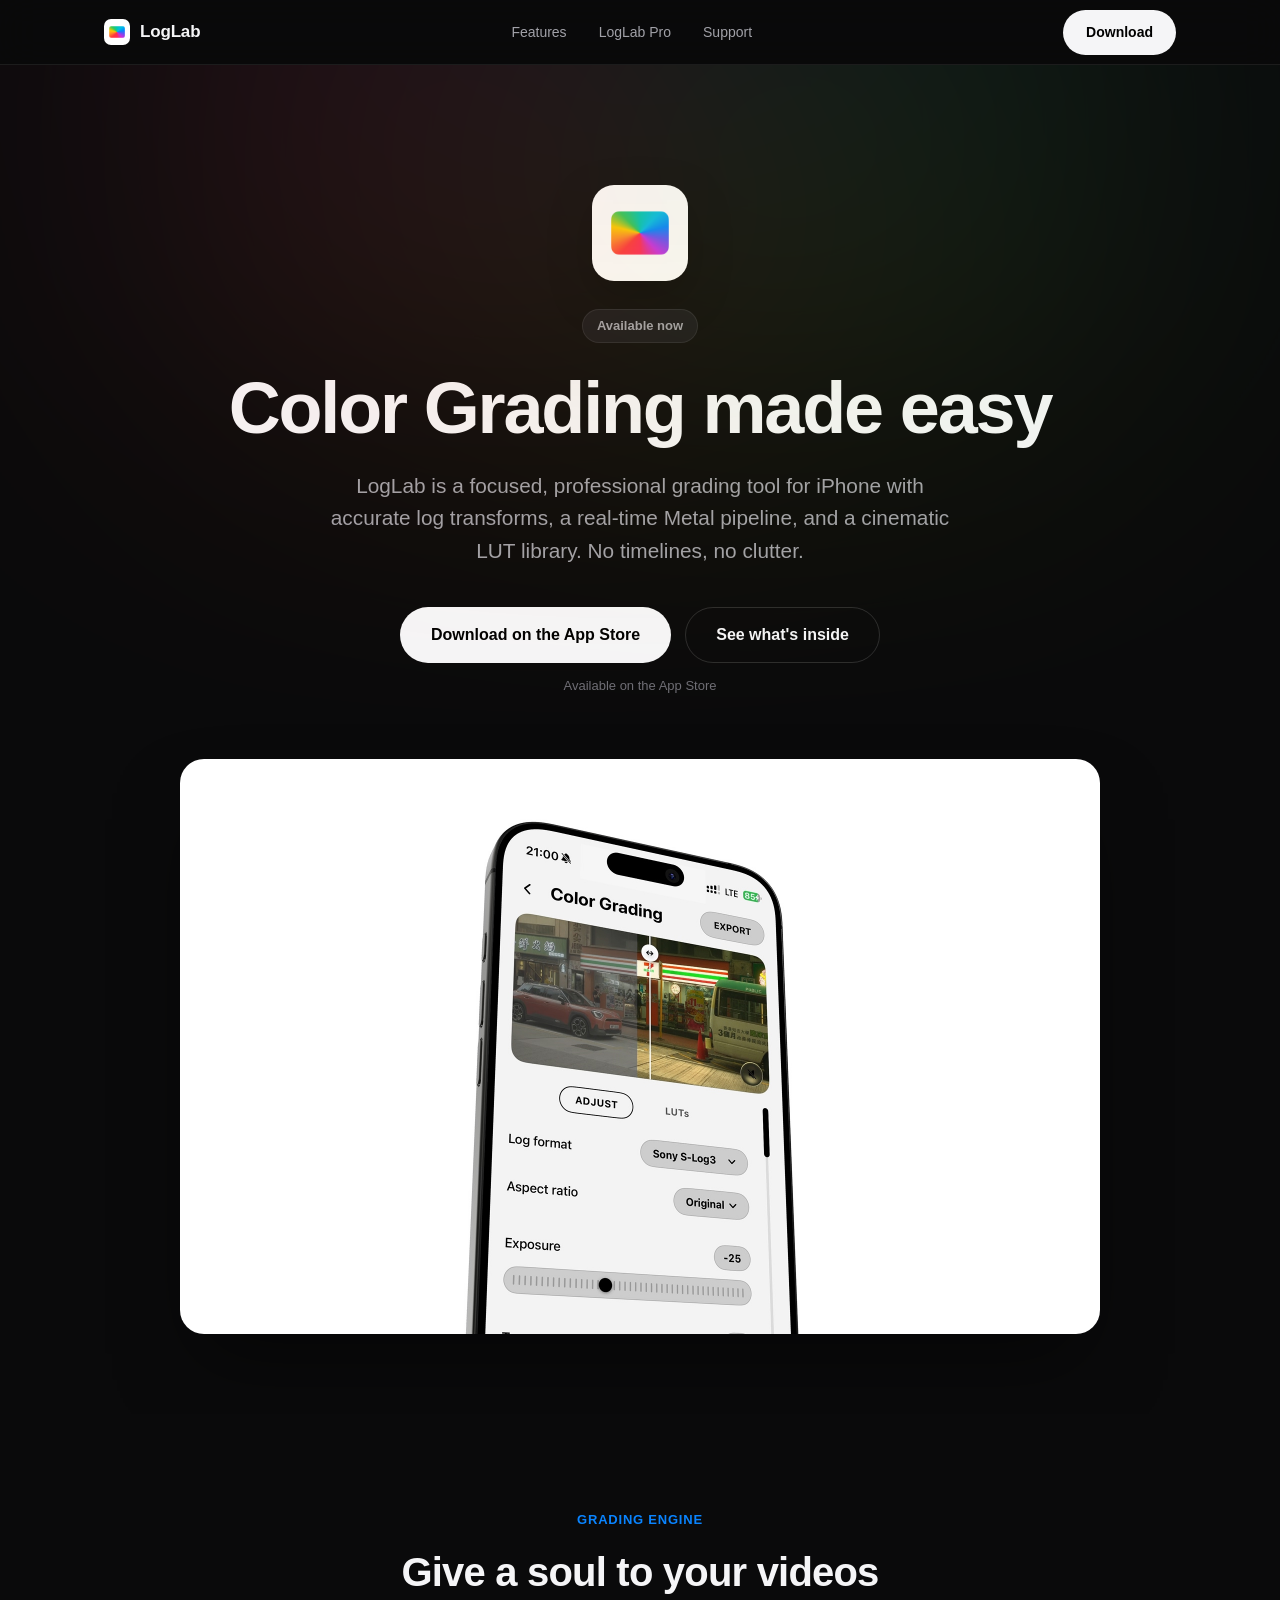
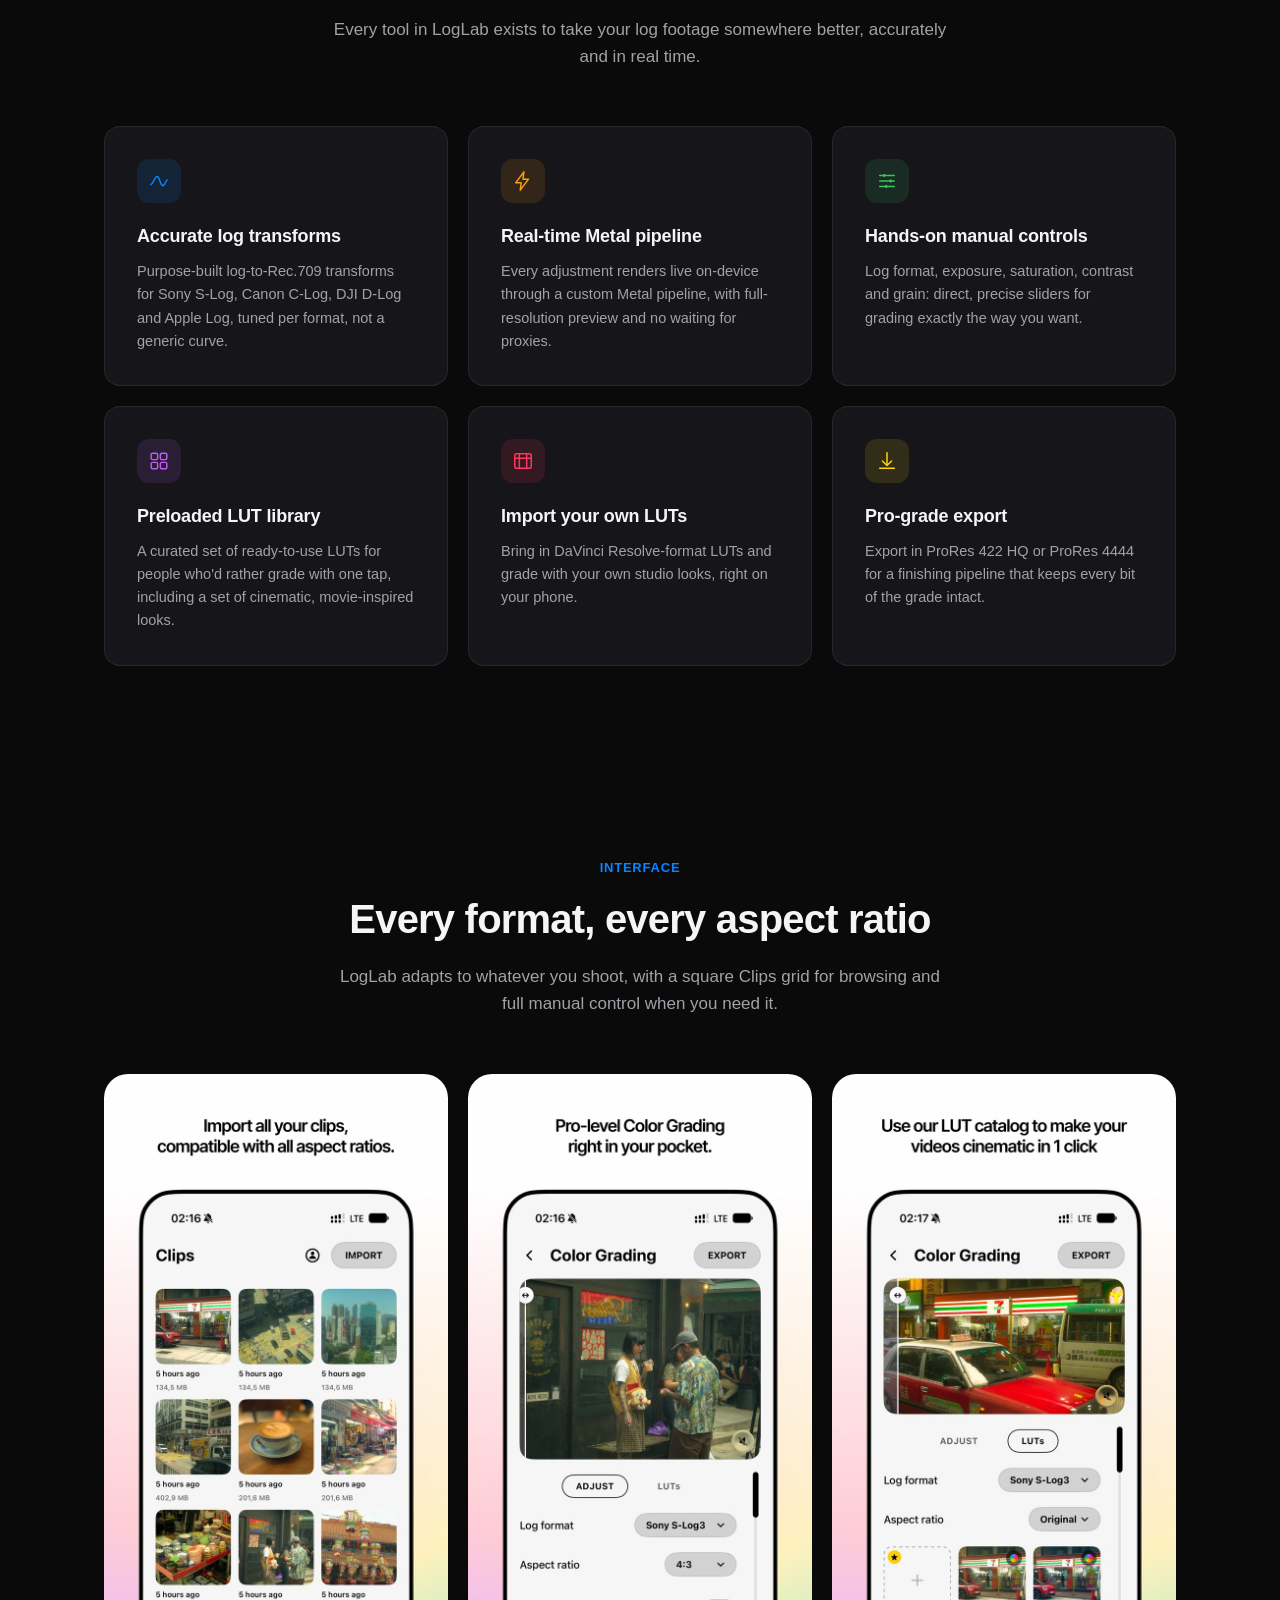
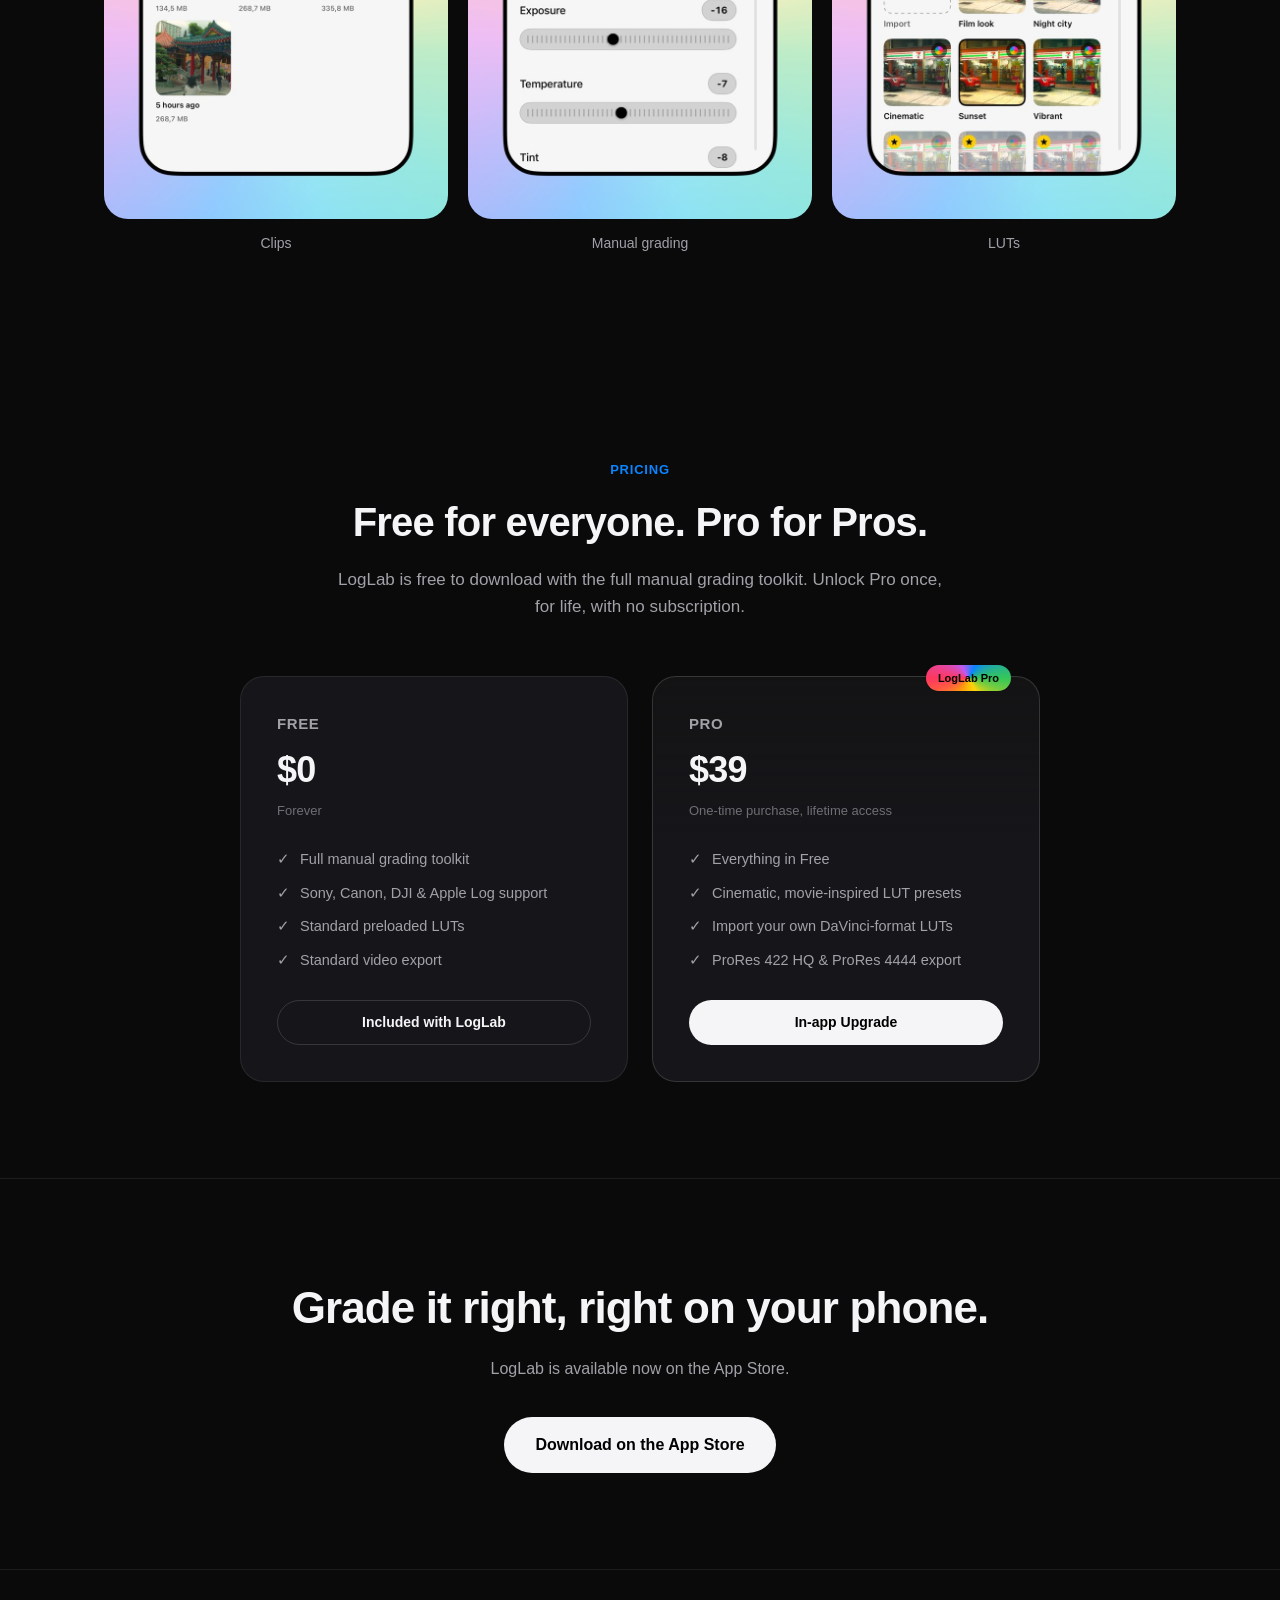
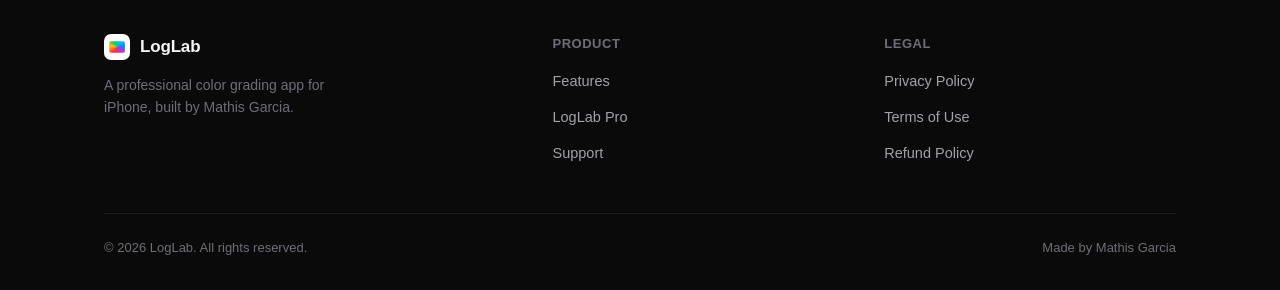
<file: index.html>
<!doctype html>
<html lang="en">
<head>
  <meta charset="utf-8" />
  <meta name="viewport" content="width=device-width, initial-scale=1" />
  <title>LogLab: Color Grading made easy</title>
  <meta name="description" content="LogLab is a professional color grading app for iPhone. Real-time Metal-powered grading, accurate log-to-Rec.709 transforms for Sony, Canon, DJI and Apple Log, and a cinematic LUT library." />
  <link rel="icon" href="/app-icon.png" />
  <link rel="stylesheet" href="/style.css" />
</head>
<body>

  <nav class="nav">
    <div class="nav-inner">
      <a class="brand" href="/">
        <span class="brand-mark"></span>
        LogLab
      </a>
      <div class="nav-links">
        <a href="#features">Features</a>
        <a href="#pro">LogLab Pro</a>
        <a href="/support.html">Support</a>
      </div>
      <div class="nav-cta">
        <a class="btn btn-primary" href="https://apps.apple.com/fr/app/loglab/id6808128285?l=en-GB" target="_blank" rel="noopener">Download</a>
      </div>
    </div>
  </nav>

  <header class="hero">
    <div class="hero-glow"></div>
    <div class="container">
      <img class="hero-icon" src="/app-icon.png" alt="LogLab app icon" width="96" height="96" />
      <span class="eyebrow">Available now</span>
      <h1>Color Grading made easy</h1>
      <p class="lead">LogLab is a focused, professional grading tool for iPhone with accurate log transforms, a real-time Metal pipeline, and a cinematic LUT library. No timelines, no clutter.</p>
      <div class="hero-actions">
        <a class="btn btn-primary btn-lg" href="https://apps.apple.com/fr/app/loglab/id6808128285?l=en-GB" target="_blank" rel="noopener">Download on the App Store</a>
        <a class="btn btn-secondary btn-lg" href="#features">See what's inside</a>
      </div>
      <p class="hero-note">Available on the App Store</p>

      <img class="hero-shot" src="/assets/hero-shot.jpg" alt="LogLab color grading screen on iPhone" width="1840" height="1150" />
    </div>
  </header>

  <section id="features">
    <div class="container">
      <div class="section-head">
        <div class="kicker">Grading engine</div>
        <h2>Give a soul to your videos</h2>
        <p>Every tool in LogLab exists to take your log footage somewhere better, accurately and in real time.</p>
      </div>

      <div class="grid">
        <div class="card">
          <div class="card-icon" style="background: rgba(10,132,255,0.12);">
            <svg viewBox="0 0 24 24" fill="none" stroke="#0a84ff" stroke-width="1.6" stroke-linecap="round" stroke-linejoin="round">
              <path d="M3 16c3-1 4-9 7-9s3 10 6 10 3-6 5-6" />
            </svg>
          </div>
          <h3>Accurate log transforms</h3>
          <p>Purpose-built log-to-Rec.709 transforms for Sony S-Log, Canon C-Log, DJI D-Log and Apple Log, tuned per format, not a generic curve.</p>
        </div>

        <div class="card">
          <div class="card-icon" style="background: rgba(255,159,10,0.12);">
            <svg viewBox="0 0 24 24" fill="none" stroke="#ff9f0a" stroke-width="1.6" stroke-linecap="round" stroke-linejoin="round">
              <path d="M13 2 4 14h6l-1 8 9-12h-6l1-8Z" />
            </svg>
          </div>
          <h3>Real-time Metal pipeline</h3>
          <p>Every adjustment renders live on-device through a custom Metal pipeline, with full-resolution preview and no waiting for proxies.</p>
        </div>

        <div class="card">
          <div class="card-icon" style="background: rgba(52,199,89,0.12);">
            <svg viewBox="0 0 24 24" fill="none" stroke="#34c759" stroke-width="1.6" stroke-linecap="round" stroke-linejoin="round">
              <path d="M4 6h16M4 12h16M4 18h16" />
              <circle cx="9" cy="6" r="1.6" fill="#34c759" stroke="none" />
              <circle cx="16" cy="12" r="1.6" fill="#34c759" stroke="none" />
              <circle cx="11" cy="18" r="1.6" fill="#34c759" stroke="none" />
            </svg>
          </div>
          <h3>Hands-on manual controls</h3>
          <p>Log format, exposure, saturation, contrast and grain: direct, precise sliders for grading exactly the way you want.</p>
        </div>

        <div class="card">
          <div class="card-icon" style="background: rgba(191,90,242,0.12);">
            <svg viewBox="0 0 24 24" fill="none" stroke="#bf5af2" stroke-width="1.6" stroke-linecap="round" stroke-linejoin="round">
              <rect x="3.5" y="3.5" width="7" height="7" rx="1.5" />
              <rect x="13.5" y="3.5" width="7" height="7" rx="1.5" />
              <rect x="3.5" y="13.5" width="7" height="7" rx="1.5" />
              <rect x="13.5" y="13.5" width="7" height="7" rx="1.5" />
            </svg>
          </div>
          <h3>Preloaded LUT library</h3>
          <p>A curated set of ready-to-use LUTs for people who'd rather grade with one tap, including a set of cinematic, movie-inspired looks.</p>
        </div>

        <div class="card">
          <div class="card-icon" style="background: rgba(255,55,95,0.12);">
            <svg viewBox="0 0 24 24" fill="none" stroke="#ff375f" stroke-width="1.6" stroke-linecap="round" stroke-linejoin="round">
              <rect x="3" y="4" width="18" height="16" rx="2" />
              <path d="M3 9h18M8 4v16M16 4v16" />
            </svg>
          </div>
          <h3>Import your own LUTs</h3>
          <p>Bring in DaVinci Resolve-format LUTs and grade with your own studio looks, right on your phone.</p>
        </div>

        <div class="card">
          <div class="card-icon" style="background: rgba(255,214,10,0.12);">
            <svg viewBox="0 0 24 24" fill="none" stroke="#ffd60a" stroke-width="1.6" stroke-linecap="round" stroke-linejoin="round">
              <path d="M12 3v13" />
              <path d="M7 12l5 5 5-5" />
              <path d="M4 20h16" />
            </svg>
          </div>
          <h3>Pro-grade export</h3>
          <p>Export in ProRes 422 HQ or ProRes 4444 for a finishing pipeline that keeps every bit of the grade intact.</p>
        </div>
      </div>
    </div>
  </section>

  <section>
    <div class="container">
      <div class="section-head">
        <div class="kicker">Interface</div>
        <h2>Every format, every aspect ratio</h2>
        <p>LogLab adapts to whatever you shoot, with a square Clips grid for browsing and full manual control when you need it.</p>
      </div>

      <div class="showcase-grid">
        <div class="showcase-item">
          <img class="showcase-shot" src="/assets/screenshot-clips.jpg" alt="LogLab Clips grid screen" width="700" height="1517" loading="lazy" />
          <p class="showcase-caption">Clips</p>
        </div>
        <div class="showcase-item">
          <img class="showcase-shot" src="/assets/screenshot-manual.jpg" alt="LogLab manual grading screen" width="700" height="1517" loading="lazy" />
          <p class="showcase-caption">Manual grading</p>
        </div>
        <div class="showcase-item">
          <img class="showcase-shot" src="/assets/screenshot-luts.jpg" alt="LogLab LUTs screen" width="700" height="1517" loading="lazy" />
          <p class="showcase-caption">LUTs</p>
        </div>
      </div>
    </div>
  </section>

  <section id="pro">
    <div class="container">
      <div class="section-head">
        <div class="kicker">Pricing</div>
        <h2>Free for everyone. Pro for Pros.</h2>
        <p>LogLab is free to download with the full manual grading toolkit. Unlock Pro once, for life, with no subscription.</p>
      </div>

      <div class="pricing-grid">
        <div class="plan">
          <h3>Free</h3>
          <p class="price">$0</p>
          <p class="price-note">Forever</p>
          <ul>
            <li><span>✓</span> Full manual grading toolkit</li>
            <li><span>✓</span> Sony, Canon, DJI &amp; Apple Log support</li>
            <li><span>✓</span> Standard preloaded LUTs</li>
            <li><span>✓</span> Standard video export</li>
          </ul>
          <a class="btn btn-secondary" href="#" style="width:100%;">Included with LogLab</a>
        </div>

        <div class="plan plan-pro">
          <span class="plan-badge">LogLab Pro</span>
          <h3>Pro</h3>
          <p class="price">$39</p>
          <p class="price-note">One-time purchase, lifetime access</p>
          <ul>
            <li><span>✓</span> Everything in Free</li>
            <li><span>✓</span> Cinematic, movie-inspired LUT presets</li>
            <li><span>✓</span> Import your own DaVinci-format LUTs</li>
            <li><span>✓</span> ProRes 422 HQ &amp; ProRes 4444 export</li>
          </ul>
          <a class="btn btn-primary" href="#" style="width:100%;">In-app Upgrade</a>
        </div>
      </div>
    </div>
  </section>

  <section class="cta-band">
    <div class="container">
      <h2>Grade it right, right on your phone.</h2>
      <p>LogLab is available now on the App Store.</p>
      <a class="btn btn-primary btn-lg" href="https://apps.apple.com/fr/app/loglab/id6808128285?l=en-GB" target="_blank" rel="noopener">Download on the App Store</a>
    </div>
  </section>

  <footer>
    <div class="container">
      <div class="footer-grid">
        <div class="footer-brand">
          <a class="brand" href="/">
            <span class="brand-mark"></span>
            LogLab
          </a>
          <p>A professional color grading app for iPhone, built by Mathis Garcia.</p>
        </div>
        <div class="footer-col">
          <h4>Product</h4>
          <ul>
            <li><a href="#features">Features</a></li>
            <li><a href="#pro">LogLab Pro</a></li>
            <li><a href="/support.html">Support</a></li>
          </ul>
        </div>
        <div class="footer-col">
          <h4>Legal</h4>
          <ul>
            <li><a href="/privacy.html">Privacy Policy</a></li>
            <li><a href="/terms.html">Terms of Use</a></li>
            <li><a href="/refunds.html">Refund Policy</a></li>
          </ul>
        </div>
      </div>
      <div class="footer-bottom">
        <span>&copy; 2026 LogLab. All rights reserved.</span>
        <span>Made by Mathis Garcia</span>
      </div>
    </div>
  </footer>

</body>
</html>
</file>
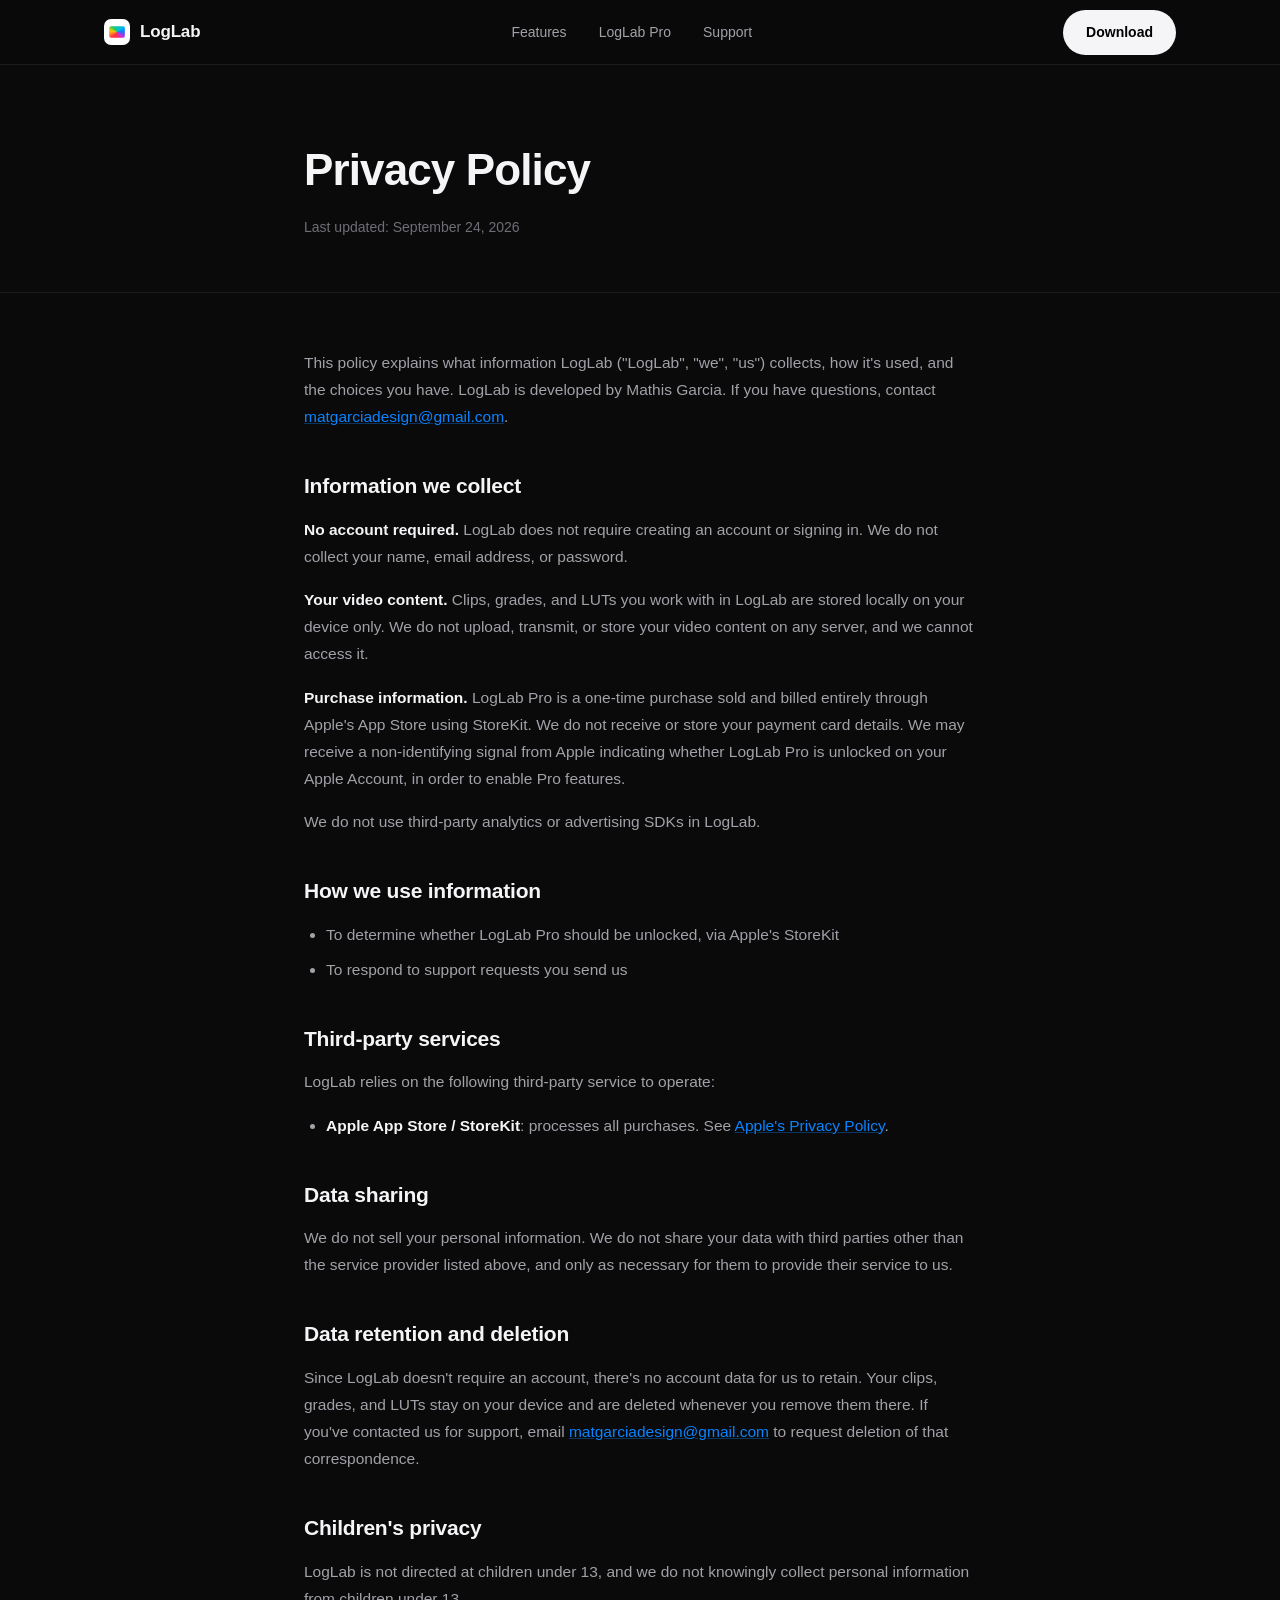
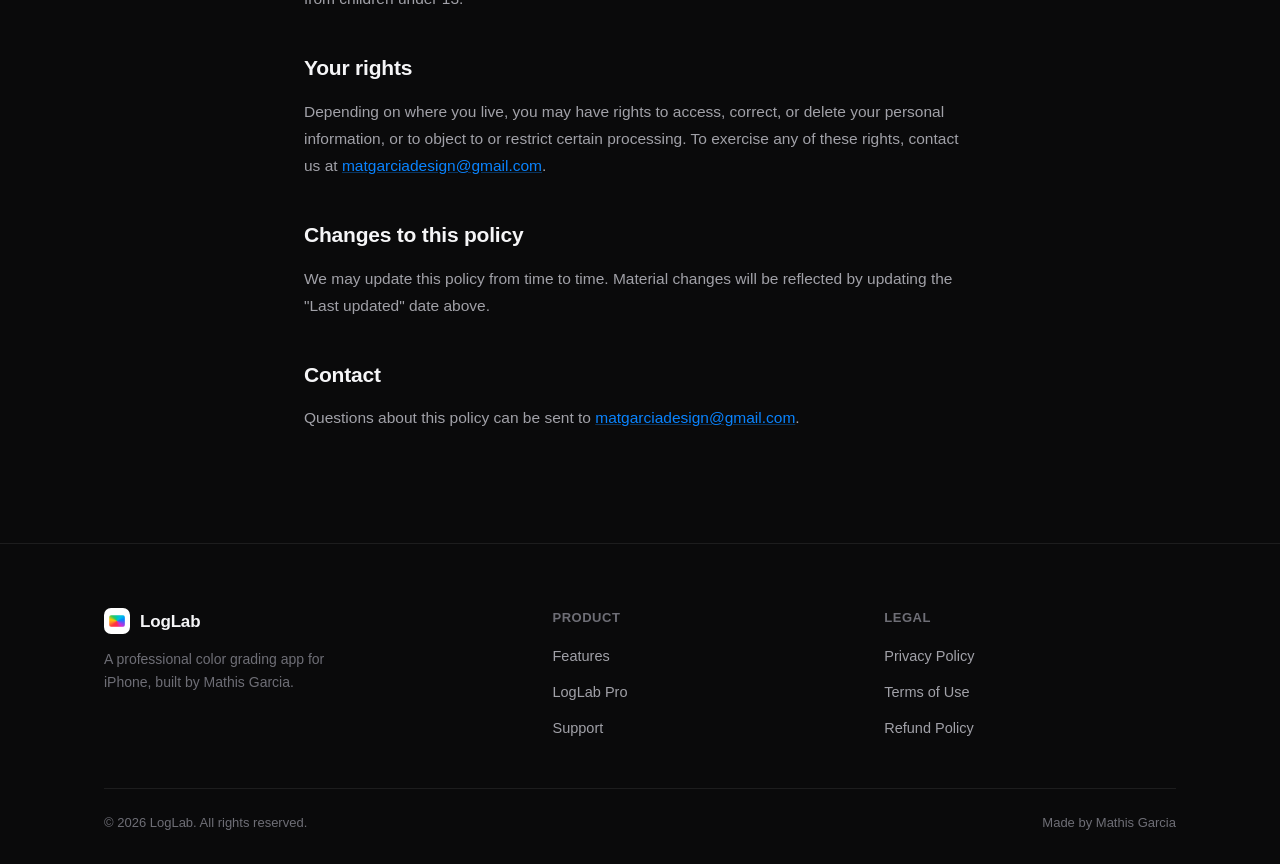
<file: privacy.html>
<!doctype html>
<html lang="en">
<head>
  <meta charset="utf-8" />
  <meta name="viewport" content="width=device-width, initial-scale=1" />
  <title>LogLab Privacy Policy</title>
  <meta name="description" content="LogLab's privacy policy: what data we collect, how it's used, and your rights." />
  <link rel="icon" href="/app-icon.png" />
  <link rel="stylesheet" href="/style.css" />
</head>
<body>

  <nav class="nav">
    <div class="nav-inner">
      <a class="brand" href="/">
        <span class="brand-mark"></span>
        LogLab
      </a>
      <div class="nav-links">
        <a href="/#features">Features</a>
        <a href="/#pro">LogLab Pro</a>
        <a href="/support.html">Support</a>
      </div>
      <div class="nav-cta">
        <a class="btn btn-primary" href="https://apps.apple.com/fr/app/loglab/id6808128285?l=en-GB" target="_blank" rel="noopener">Download</a>
      </div>
    </div>
  </nav>

  <header class="legal-header">
    <div class="container-narrow">
      <h1>Privacy Policy</h1>
      <p class="updated">Last updated: September 24, 2026</p>
    </div>
  </header>

  <main class="legal-body">
    <div class="container-narrow">

      <p>This policy explains what information LogLab ("LogLab", "we", "us") collects, how it's used, and the choices you have. LogLab is developed by Mathis Garcia. If you have questions, contact <a href="mailto:matgarciadesign@gmail.com">matgarciadesign@gmail.com</a>.</p>

      <h2>Information we collect</h2>
      <p><strong>No account required.</strong> LogLab does not require creating an account or signing in. We do not collect your name, email address, or password.</p>
      <p><strong>Your video content.</strong> Clips, grades, and LUTs you work with in LogLab are stored locally on your device only. We do not upload, transmit, or store your video content on any server, and we cannot access it.</p>
      <p><strong>Purchase information.</strong> LogLab Pro is a one-time purchase sold and billed entirely through Apple's App Store using StoreKit. We do not receive or store your payment card details. We may receive a non-identifying signal from Apple indicating whether LogLab Pro is unlocked on your Apple Account, in order to enable Pro features.</p>
      <p>We do not use third-party analytics or advertising SDKs in LogLab.</p>

      <h2>How we use information</h2>
      <ul>
        <li>To determine whether LogLab Pro should be unlocked, via Apple's StoreKit</li>
        <li>To respond to support requests you send us</li>
      </ul>

      <h2>Third-party services</h2>
      <p>LogLab relies on the following third-party service to operate:</p>
      <ul>
        <li><strong>Apple App Store / StoreKit</strong>: processes all purchases. See <a href="https://www.apple.com/legal/privacy/" target="_blank" rel="noopener">Apple's Privacy Policy</a>.</li>
      </ul>

      <h2>Data sharing</h2>
      <p>We do not sell your personal information. We do not share your data with third parties other than the service provider listed above, and only as necessary for them to provide their service to us.</p>

      <h2>Data retention and deletion</h2>
      <p>Since LogLab doesn't require an account, there's no account data for us to retain. Your clips, grades, and LUTs stay on your device and are deleted whenever you remove them there. If you've contacted us for support, email <a href="mailto:matgarciadesign@gmail.com">matgarciadesign@gmail.com</a> to request deletion of that correspondence.</p>

      <h2>Children's privacy</h2>
      <p>LogLab is not directed at children under 13, and we do not knowingly collect personal information from children under 13.</p>

      <h2>Your rights</h2>
      <p>Depending on where you live, you may have rights to access, correct, or delete your personal information, or to object to or restrict certain processing. To exercise any of these rights, contact us at <a href="mailto:matgarciadesign@gmail.com">matgarciadesign@gmail.com</a>.</p>

      <h2>Changes to this policy</h2>
      <p>We may update this policy from time to time. Material changes will be reflected by updating the "Last updated" date above.</p>

      <h2>Contact</h2>
      <p>Questions about this policy can be sent to <a href="mailto:matgarciadesign@gmail.com">matgarciadesign@gmail.com</a>.</p>

    </div>
  </main>

  <footer>
    <div class="container">
      <div class="footer-grid">
        <div class="footer-brand">
          <a class="brand" href="/">
            <span class="brand-mark"></span>
            LogLab
          </a>
          <p>A professional color grading app for iPhone, built by Mathis Garcia.</p>
        </div>
        <div class="footer-col">
          <h4>Product</h4>
          <ul>
            <li><a href="/#features">Features</a></li>
            <li><a href="/#pro">LogLab Pro</a></li>
            <li><a href="/support.html">Support</a></li>
          </ul>
        </div>
        <div class="footer-col">
          <h4>Legal</h4>
          <ul>
            <li><a href="/privacy.html">Privacy Policy</a></li>
            <li><a href="/terms.html">Terms of Use</a></li>
            <li><a href="/refunds.html">Refund Policy</a></li>
          </ul>
        </div>
      </div>
      <div class="footer-bottom">
        <span>&copy; 2026 LogLab. All rights reserved.</span>
        <span>Made by Mathis Garcia</span>
      </div>
    </div>
  </footer>

</body>
</html>
</file>
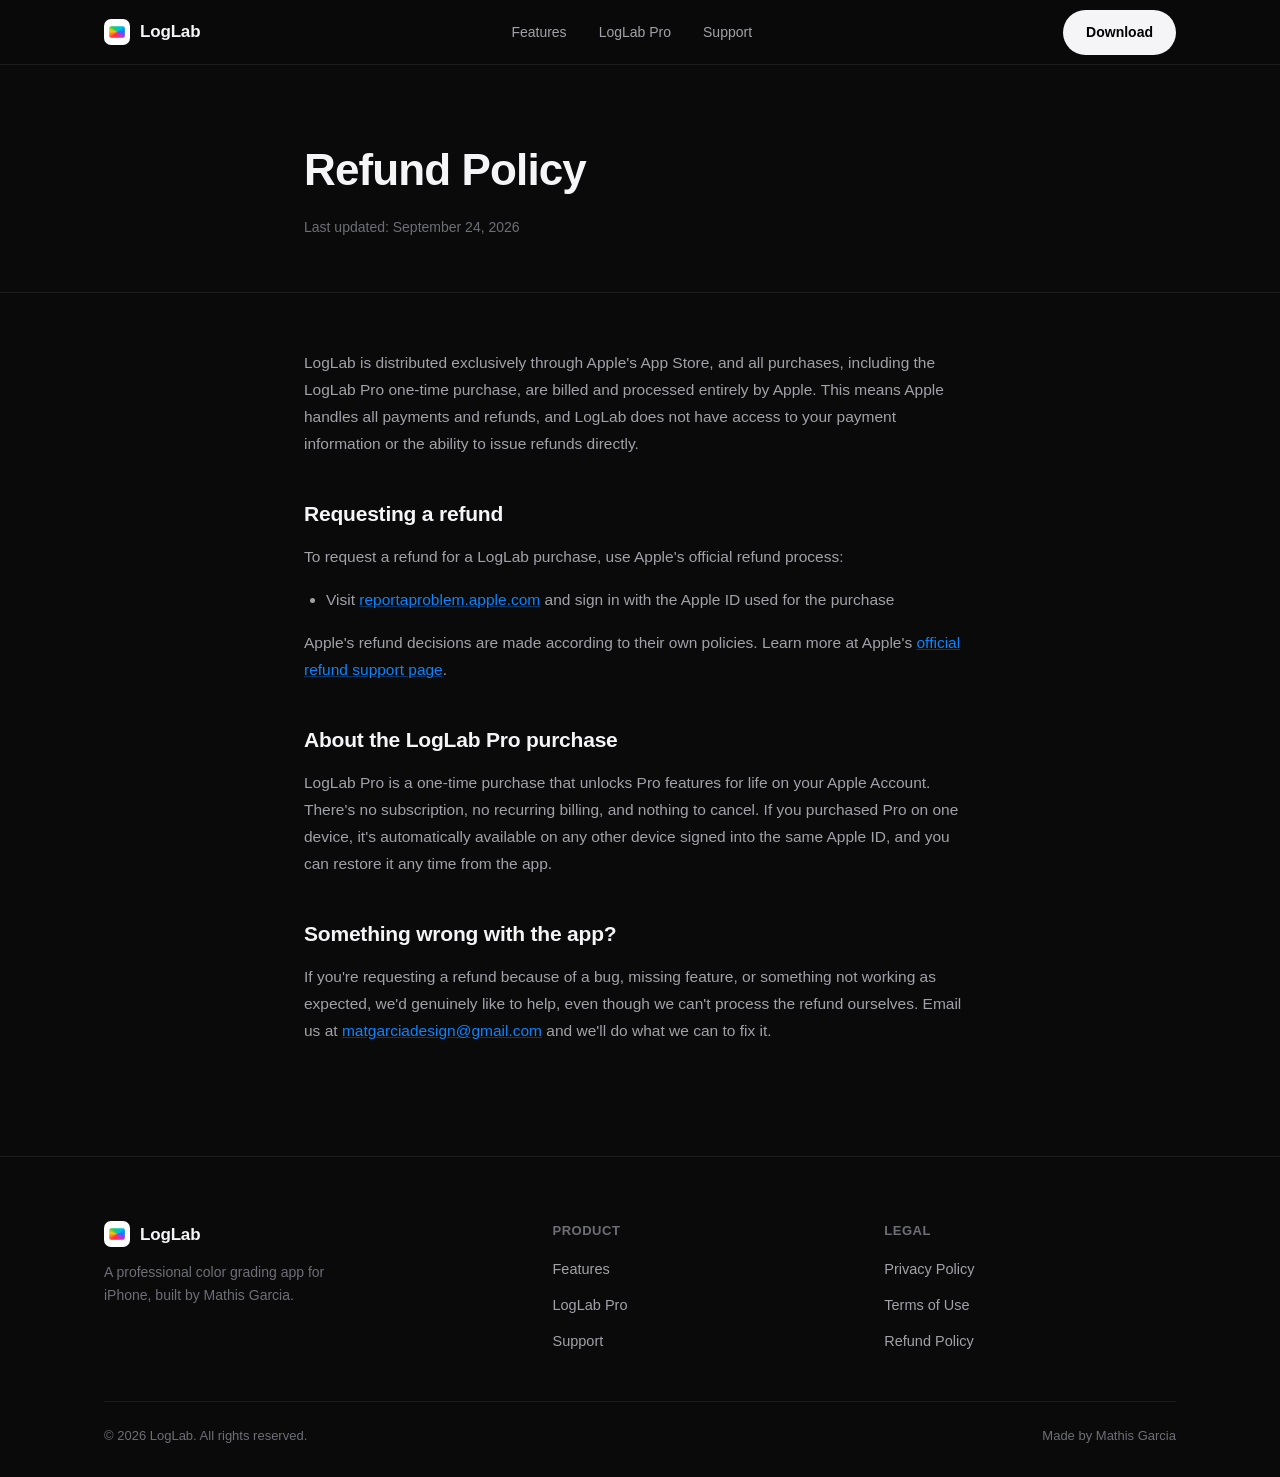
<file: refunds.html>
<!doctype html>
<html lang="en">
<head>
  <meta charset="utf-8" />
  <meta name="viewport" content="width=device-width, initial-scale=1" />
  <title>LogLab Refund Policy</title>
  <meta name="description" content="How refunds work for LogLab and LogLab Pro purchases." />
  <link rel="icon" href="/app-icon.png" />
  <link rel="stylesheet" href="/style.css" />
</head>
<body>

  <nav class="nav">
    <div class="nav-inner">
      <a class="brand" href="/">
        <span class="brand-mark"></span>
        LogLab
      </a>
      <div class="nav-links">
        <a href="/#features">Features</a>
        <a href="/#pro">LogLab Pro</a>
        <a href="/support.html">Support</a>
      </div>
      <div class="nav-cta">
        <a class="btn btn-primary" href="https://apps.apple.com/fr/app/loglab/id6808128285?l=en-GB" target="_blank" rel="noopener">Download</a>
      </div>
    </div>
  </nav>

  <header class="legal-header">
    <div class="container-narrow">
      <h1>Refund Policy</h1>
      <p class="updated">Last updated: September 24, 2026</p>
    </div>
  </header>

  <main class="legal-body">
    <div class="container-narrow">

      <p>LogLab is distributed exclusively through Apple's App Store, and all purchases, including the LogLab Pro one-time purchase, are billed and processed entirely by Apple. This means Apple handles all payments and refunds, and LogLab does not have access to your payment information or the ability to issue refunds directly.</p>

      <h2>Requesting a refund</h2>
      <p>To request a refund for a LogLab purchase, use Apple's official refund process:</p>
      <ul>
        <li>Visit <a href="https://reportaproblem.apple.com" target="_blank" rel="noopener">reportaproblem.apple.com</a> and sign in with the Apple ID used for the purchase</li>
      </ul>
      <p>Apple's refund decisions are made according to their own policies. Learn more at Apple's <a href="https://support.apple.com/en-us/HT204084" target="_blank" rel="noopener">official refund support page</a>.</p>

      <h2>About the LogLab Pro purchase</h2>
      <p>LogLab Pro is a one-time purchase that unlocks Pro features for life on your Apple Account. There's no subscription, no recurring billing, and nothing to cancel. If you purchased Pro on one device, it's automatically available on any other device signed into the same Apple ID, and you can restore it any time from the app.</p>

      <h2>Something wrong with the app?</h2>
      <p>If you're requesting a refund because of a bug, missing feature, or something not working as expected, we'd genuinely like to help, even though we can't process the refund ourselves. Email us at <a href="mailto:matgarciadesign@gmail.com">matgarciadesign@gmail.com</a> and we'll do what we can to fix it.</p>

    </div>
  </main>

  <footer>
    <div class="container">
      <div class="footer-grid">
        <div class="footer-brand">
          <a class="brand" href="/">
            <span class="brand-mark"></span>
            LogLab
          </a>
          <p>A professional color grading app for iPhone, built by Mathis Garcia.</p>
        </div>
        <div class="footer-col">
          <h4>Product</h4>
          <ul>
            <li><a href="/#features">Features</a></li>
            <li><a href="/#pro">LogLab Pro</a></li>
            <li><a href="/support.html">Support</a></li>
          </ul>
        </div>
        <div class="footer-col">
          <h4>Legal</h4>
          <ul>
            <li><a href="/privacy.html">Privacy Policy</a></li>
            <li><a href="/terms.html">Terms of Use</a></li>
            <li><a href="/refunds.html">Refund Policy</a></li>
          </ul>
        </div>
      </div>
      <div class="footer-bottom">
        <span>&copy; 2026 LogLab. All rights reserved.</span>
        <span>Made by Mathis Garcia</span>
      </div>
    </div>
  </footer>

</body>
</html>
</file>
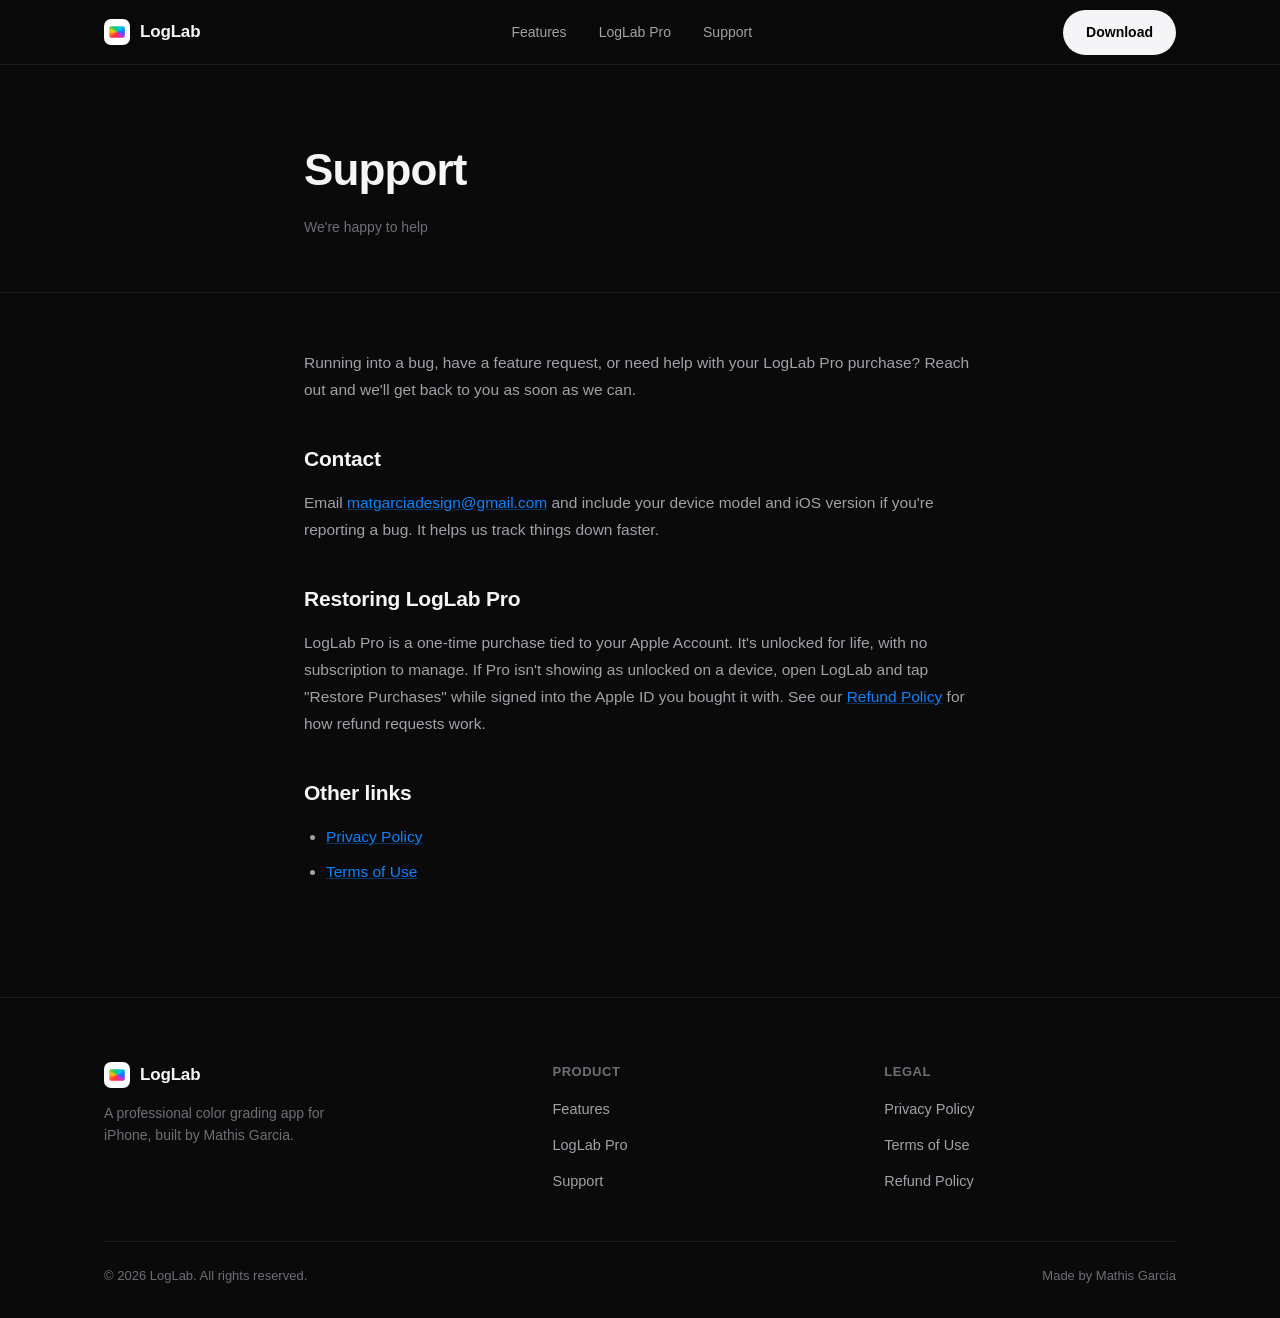
<file: support.html>
<!doctype html>
<html lang="en">
<head>
  <meta charset="utf-8" />
  <meta name="viewport" content="width=device-width, initial-scale=1" />
  <title>LogLab Support</title>
  <meta name="description" content="Get help with LogLab." />
  <link rel="icon" href="/app-icon.png" />
  <link rel="stylesheet" href="/style.css" />
</head>
<body>

  <nav class="nav">
    <div class="nav-inner">
      <a class="brand" href="/">
        <span class="brand-mark"></span>
        LogLab
      </a>
      <div class="nav-links">
        <a href="/#features">Features</a>
        <a href="/#pro">LogLab Pro</a>
        <a href="/support.html">Support</a>
      </div>
      <div class="nav-cta">
        <a class="btn btn-primary" href="https://apps.apple.com/fr/app/loglab/id6808128285?l=en-GB" target="_blank" rel="noopener">Download</a>
      </div>
    </div>
  </nav>

  <header class="legal-header">
    <div class="container-narrow">
      <h1>Support</h1>
      <p class="updated">We're happy to help</p>
    </div>
  </header>

  <main class="legal-body">
    <div class="container-narrow">

      <p>Running into a bug, have a feature request, or need help with your LogLab Pro purchase? Reach out and we'll get back to you as soon as we can.</p>

      <h2>Contact</h2>
      <p>Email <a href="mailto:matgarciadesign@gmail.com">matgarciadesign@gmail.com</a> and include your device model and iOS version if you're reporting a bug. It helps us track things down faster.</p>

      <h2>Restoring LogLab Pro</h2>
      <p>LogLab Pro is a one-time purchase tied to your Apple Account. It's unlocked for life, with no subscription to manage. If Pro isn't showing as unlocked on a device, open LogLab and tap "Restore Purchases" while signed into the Apple ID you bought it with. See our <a href="/refunds.html">Refund Policy</a> for how refund requests work.</p>

      <h2>Other links</h2>
      <ul>
        <li><a href="/privacy.html">Privacy Policy</a></li>
        <li><a href="/terms.html">Terms of Use</a></li>
      </ul>

    </div>
  </main>

  <footer>
    <div class="container">
      <div class="footer-grid">
        <div class="footer-brand">
          <a class="brand" href="/">
            <span class="brand-mark"></span>
            LogLab
          </a>
          <p>A professional color grading app for iPhone, built by Mathis Garcia.</p>
        </div>
        <div class="footer-col">
          <h4>Product</h4>
          <ul>
            <li><a href="/#features">Features</a></li>
            <li><a href="/#pro">LogLab Pro</a></li>
            <li><a href="/support.html">Support</a></li>
          </ul>
        </div>
        <div class="footer-col">
          <h4>Legal</h4>
          <ul>
            <li><a href="/privacy.html">Privacy Policy</a></li>
            <li><a href="/terms.html">Terms of Use</a></li>
            <li><a href="/refunds.html">Refund Policy</a></li>
          </ul>
        </div>
      </div>
      <div class="footer-bottom">
        <span>&copy; 2026 LogLab. All rights reserved.</span>
        <span>Made by Mathis Garcia</span>
      </div>
    </div>
  </footer>

</body>
</html>
</file>
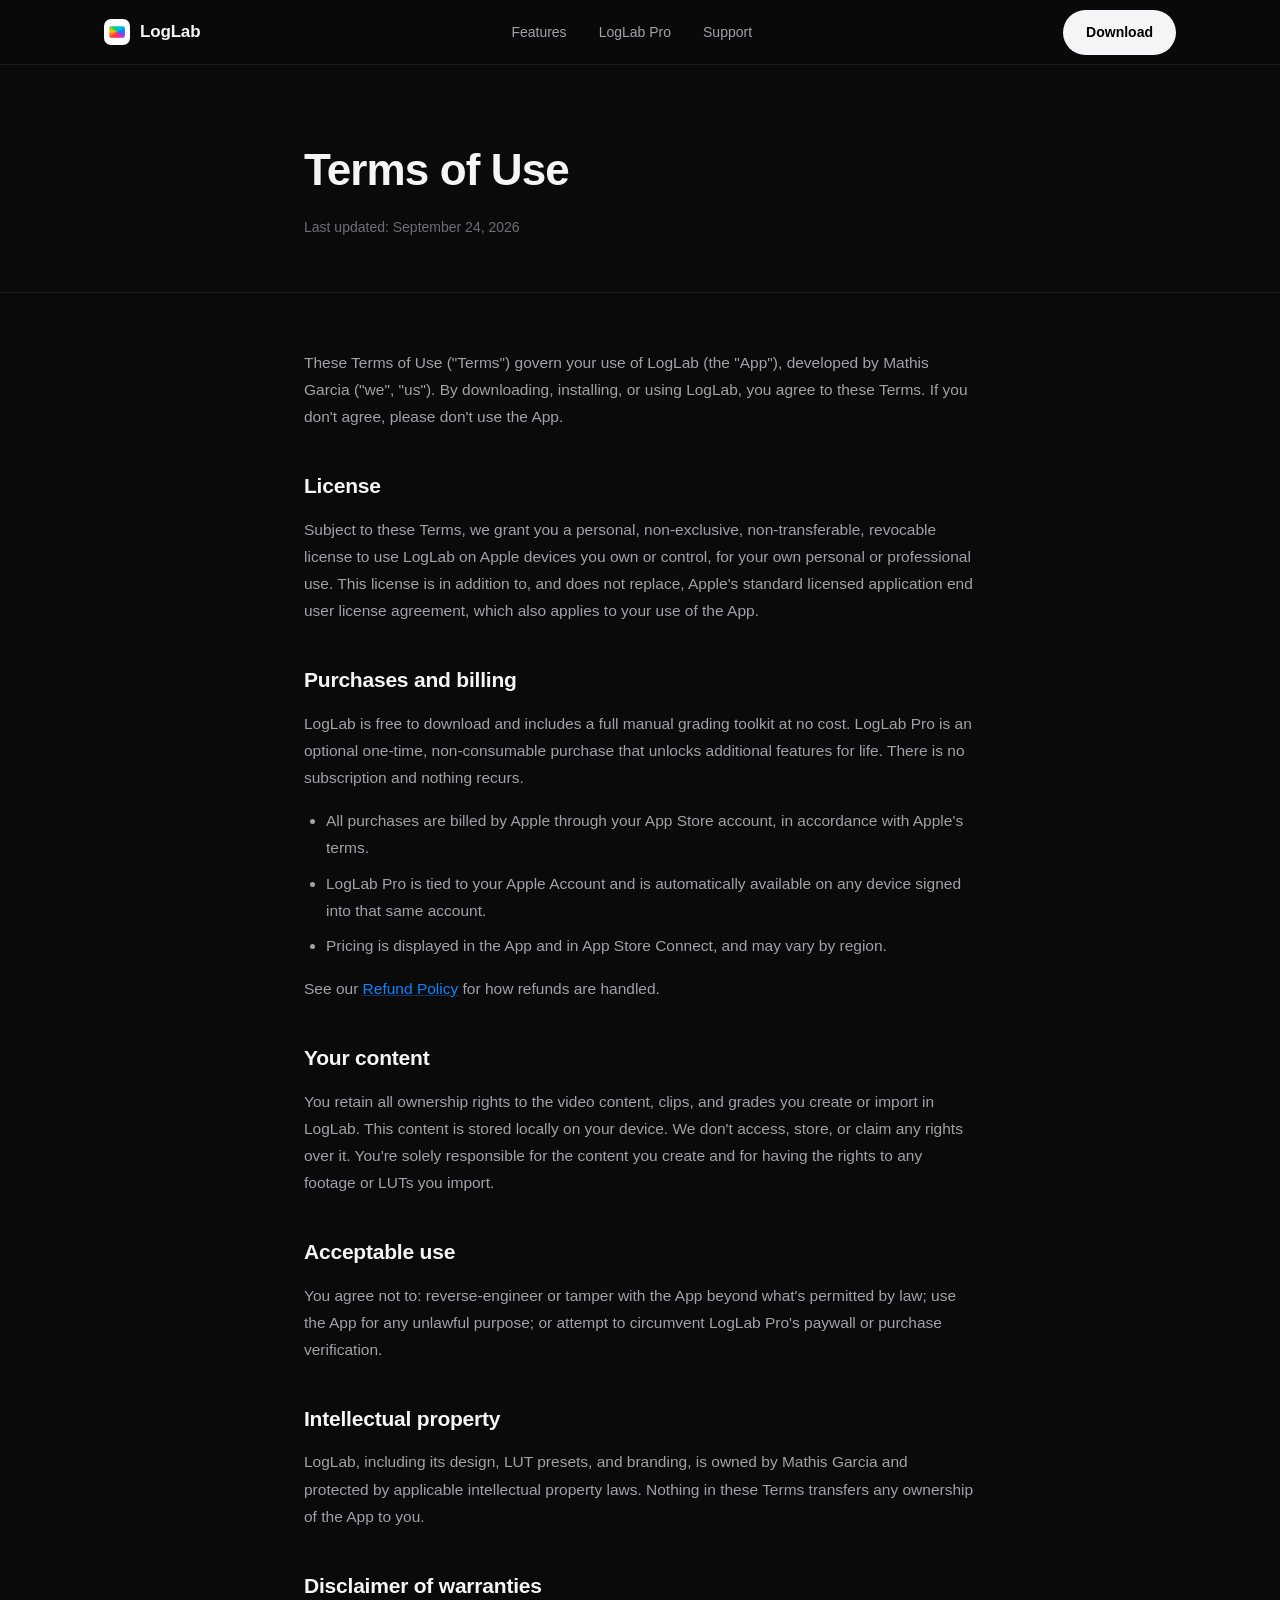
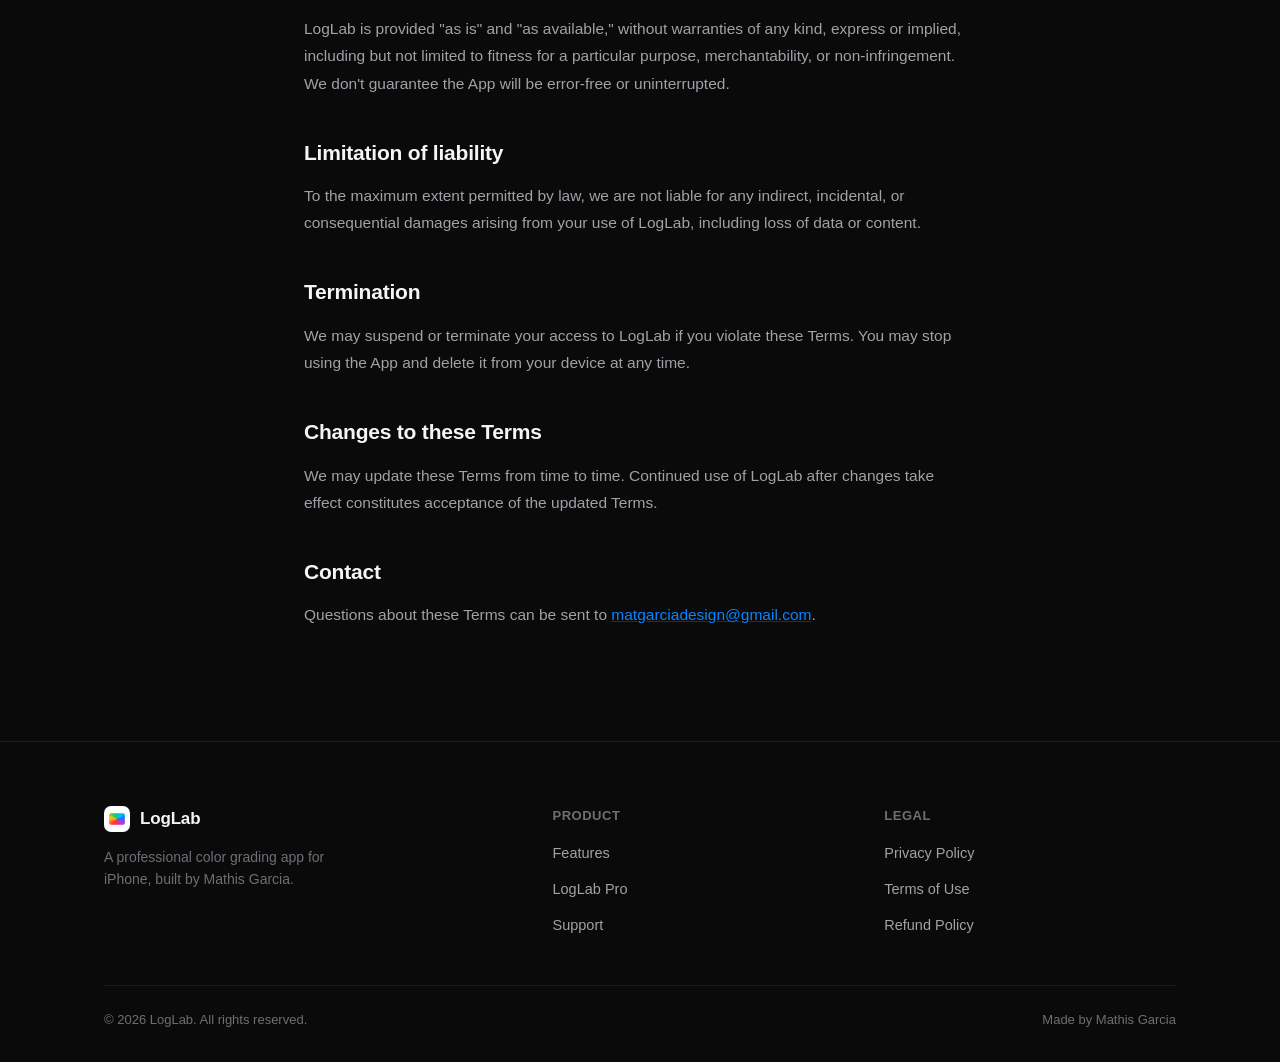
<file: terms.html>
<!doctype html>
<html lang="en">
<head>
  <meta charset="utf-8" />
  <meta name="viewport" content="width=device-width, initial-scale=1" />
  <title>LogLab Terms of Use</title>
  <meta name="description" content="The terms that govern your use of LogLab." />
  <link rel="icon" href="/app-icon.png" />
  <link rel="stylesheet" href="/style.css" />
</head>
<body>

  <nav class="nav">
    <div class="nav-inner">
      <a class="brand" href="/">
        <span class="brand-mark"></span>
        LogLab
      </a>
      <div class="nav-links">
        <a href="/#features">Features</a>
        <a href="/#pro">LogLab Pro</a>
        <a href="/support.html">Support</a>
      </div>
      <div class="nav-cta">
        <a class="btn btn-primary" href="https://apps.apple.com/fr/app/loglab/id6808128285?l=en-GB" target="_blank" rel="noopener">Download</a>
      </div>
    </div>
  </nav>

  <header class="legal-header">
    <div class="container-narrow">
      <h1>Terms of Use</h1>
      <p class="updated">Last updated: September 24, 2026</p>
    </div>
  </header>

  <main class="legal-body">
    <div class="container-narrow">

      <p>These Terms of Use ("Terms") govern your use of LogLab (the "App"), developed by Mathis Garcia ("we", "us"). By downloading, installing, or using LogLab, you agree to these Terms. If you don't agree, please don't use the App.</p>

      <h2>License</h2>
      <p>Subject to these Terms, we grant you a personal, non-exclusive, non-transferable, revocable license to use LogLab on Apple devices you own or control, for your own personal or professional use. This license is in addition to, and does not replace, Apple's standard licensed application end user license agreement, which also applies to your use of the App.</p>

      <h2>Purchases and billing</h2>
      <p>LogLab is free to download and includes a full manual grading toolkit at no cost. LogLab Pro is an optional one-time, non-consumable purchase that unlocks additional features for life. There is no subscription and nothing recurs.</p>
      <ul>
        <li>All purchases are billed by Apple through your App Store account, in accordance with Apple's terms.</li>
        <li>LogLab Pro is tied to your Apple Account and is automatically available on any device signed into that same account.</li>
        <li>Pricing is displayed in the App and in App Store Connect, and may vary by region.</li>
      </ul>
      <p>See our <a href="/refunds.html">Refund Policy</a> for how refunds are handled.</p>

      <h2>Your content</h2>
      <p>You retain all ownership rights to the video content, clips, and grades you create or import in LogLab. This content is stored locally on your device. We don't access, store, or claim any rights over it. You're solely responsible for the content you create and for having the rights to any footage or LUTs you import.</p>

      <h2>Acceptable use</h2>
      <p>You agree not to: reverse-engineer or tamper with the App beyond what's permitted by law; use the App for any unlawful purpose; or attempt to circumvent LogLab Pro's paywall or purchase verification.</p>

      <h2>Intellectual property</h2>
      <p>LogLab, including its design, LUT presets, and branding, is owned by Mathis Garcia and protected by applicable intellectual property laws. Nothing in these Terms transfers any ownership of the App to you.</p>

      <h2>Disclaimer of warranties</h2>
      <p>LogLab is provided "as is" and "as available," without warranties of any kind, express or implied, including but not limited to fitness for a particular purpose, merchantability, or non-infringement. We don't guarantee the App will be error-free or uninterrupted.</p>

      <h2>Limitation of liability</h2>
      <p>To the maximum extent permitted by law, we are not liable for any indirect, incidental, or consequential damages arising from your use of LogLab, including loss of data or content.</p>

      <h2>Termination</h2>
      <p>We may suspend or terminate your access to LogLab if you violate these Terms. You may stop using the App and delete it from your device at any time.</p>

      <h2>Changes to these Terms</h2>
      <p>We may update these Terms from time to time. Continued use of LogLab after changes take effect constitutes acceptance of the updated Terms.</p>

      <h2>Contact</h2>
      <p>Questions about these Terms can be sent to <a href="mailto:matgarciadesign@gmail.com">matgarciadesign@gmail.com</a>.</p>

    </div>
  </main>

  <footer>
    <div class="container">
      <div class="footer-grid">
        <div class="footer-brand">
          <a class="brand" href="/">
            <span class="brand-mark"></span>
            LogLab
          </a>
          <p>A professional color grading app for iPhone, built by Mathis Garcia.</p>
        </div>
        <div class="footer-col">
          <h4>Product</h4>
          <ul>
            <li><a href="/#features">Features</a></li>
            <li><a href="/#pro">LogLab Pro</a></li>
            <li><a href="/support.html">Support</a></li>
          </ul>
        </div>
        <div class="footer-col">
          <h4>Legal</h4>
          <ul>
            <li><a href="/privacy.html">Privacy Policy</a></li>
            <li><a href="/terms.html">Terms of Use</a></li>
            <li><a href="/refunds.html">Refund Policy</a></li>
          </ul>
        </div>
      </div>
      <div class="footer-bottom">
        <span>&copy; 2026 LogLab. All rights reserved.</span>
        <span>Made by Mathis Garcia</span>
      </div>
    </div>
  </footer>

</body>
</html>
</file>
<file: style.css>
/* LogLab — shared styles */

:root {
  --bg: #0a0a0b;
  --card: #16161a;
  --card-hover: #1c1c21;
  --border: rgba(255, 255, 255, 0.08);
  --border-strong: rgba(255, 255, 255, 0.14);
  --text: #f5f5f7;
  --text-secondary: #a1a1a8;
  --text-tertiary: #6e6e76;
  --green: #34c759;
  --yellow: #ffd60a;
  --orange: #ff9f0a;
  --pink: #ff375f;
  --purple: #bf5af2;
  --blue: #0a84ff;
  --gradient: conic-gradient(from 90deg, var(--green), var(--yellow), var(--orange), var(--pink), var(--purple), var(--blue), var(--green));
  --radius-lg: 24px;
  --radius-md: 16px;
  --radius-sm: 10px;
  --container: 1120px;
  --container-narrow: 720px;
}

* {
  box-sizing: border-box;
}

html {
  background: var(--bg);
}

body {
  margin: 0;
  background: var(--bg);
  color: var(--text);
  font-family: -apple-system, BlinkMacSystemFont, "SF Pro Text", "Helvetica Neue", Arial, sans-serif;
  -webkit-font-smoothing: antialiased;
  line-height: 1.5;
}

img, svg {
  max-width: 100%;
  display: block;
}

a {
  color: inherit;
  text-decoration: none;
}

.container {
  max-width: var(--container);
  margin: 0 auto;
  padding: 0 24px;
}

.container-narrow {
  max-width: var(--container-narrow);
  margin: 0 auto;
  padding: 0 24px;
}

/* Nav */

.nav {
  position: sticky;
  top: 0;
  z-index: 50;
  backdrop-filter: blur(20px);
  -webkit-backdrop-filter: blur(20px);
  background: rgba(10, 10, 11, 0.72);
  border-bottom: 1px solid var(--border);
}

.nav-inner {
  max-width: var(--container);
  margin: 0 auto;
  padding: 0 24px;
  height: 64px;
  display: flex;
  align-items: center;
  justify-content: space-between;
  gap: 24px;
}

.brand {
  display: flex;
  align-items: center;
  gap: 10px;
  font-size: 17px;
  font-weight: 600;
  letter-spacing: -0.01em;
}

.brand-mark {
  width: 26px;
  height: 26px;
  border-radius: 7px;
  background: url('/app-icon.png') center / cover no-repeat;
  flex-shrink: 0;
}

.nav-links {
  display: flex;
  align-items: center;
  gap: 32px;
  font-size: 14px;
  color: var(--text-secondary);
}

.nav-links a:hover {
  color: var(--text);
}

.nav-cta {
  display: flex;
  align-items: center;
  gap: 16px;
}

/* Buttons */

.btn {
  display: inline-flex;
  align-items: center;
  justify-content: center;
  gap: 8px;
  padding: 11px 22px;
  border-radius: 100px;
  font-size: 14px;
  font-weight: 600;
  border: 1px solid transparent;
  cursor: pointer;
  transition: transform 0.15s ease, background 0.15s ease, opacity 0.15s ease;
  white-space: nowrap;
}

.btn:active {
  transform: scale(0.97);
}

.btn-primary {
  background: var(--text);
  color: #000;
}

.btn-primary:hover {
  background: #d6d6da;
}

.btn-secondary {
  background: transparent;
  border-color: var(--border-strong);
  color: var(--text);
}

.btn-secondary:hover {
  background: rgba(255, 255, 255, 0.06);
}

.btn-disabled {
  background: var(--card);
  color: var(--text-tertiary);
  border-color: var(--border);
  cursor: default;
  pointer-events: none;
}

.btn-lg {
  padding: 15px 30px;
  font-size: 16px;
}

/* Hero */

.hero {
  padding: 120px 0 80px;
  text-align: center;
  position: relative;
  overflow: hidden;
}

.hero-glow {
  position: absolute;
  top: -200px;
  left: 50%;
  transform: translateX(-50%);
  width: 900px;
  height: 500px;
  background: var(--gradient);
  filter: blur(160px);
  opacity: 0.16;
  pointer-events: none;
}

.hero-icon {
  width: 96px;
  height: 96px;
  border-radius: 22px;
  margin: 0 auto 28px;
  box-shadow: 0 16px 40px rgba(0, 0, 0, 0.45);
}

.eyebrow {
  display: inline-flex;
  align-items: center;
  gap: 8px;
  font-size: 13px;
  font-weight: 600;
  color: var(--text-secondary);
  background: var(--card);
  border: 1px solid var(--border);
  padding: 6px 14px;
  border-radius: 100px;
  margin-bottom: 28px;
}

.hero h1 {
  font-size: clamp(2.6rem, 6vw, 4.5rem);
  font-weight: 700;
  letter-spacing: -0.03em;
  line-height: 1.05;
  margin: 0 0 24px;
}

.hero p.lead {
  font-size: clamp(1.05rem, 2vw, 1.3rem);
  color: var(--text-secondary);
  max-width: 620px;
  margin: 0 auto 40px;
  line-height: 1.55;
}

.hero-actions {
  display: flex;
  align-items: center;
  justify-content: center;
  gap: 14px;
  flex-wrap: wrap;
  margin-bottom: 12px;
}

.hero-note {
  font-size: 13px;
  color: var(--text-tertiary);
}

/* Placeholder assets */

.asset-placeholder {
  border: 1px dashed var(--border-strong);
  border-radius: var(--radius-md);
  background: var(--card);
  color: var(--text-tertiary);
  display: flex;
  flex-direction: column;
  align-items: center;
  justify-content: center;
  text-align: center;
  font-size: 13px;
  padding: 16px;
  line-height: 1.5;
  gap: 6px;
}

.asset-placeholder code {
  color: var(--text-secondary);
  font-family: ui-monospace, SFMono-Regular, Menlo, monospace;
  font-size: 12px;
}

.hero-shot {
  display: block;
  margin-top: 64px;
  max-width: 920px;
  width: 100%;
  height: auto;
  margin-left: auto;
  margin-right: auto;
  border-radius: var(--radius-lg);
  box-shadow: 0 40px 80px -20px rgba(0, 0, 0, 0.5);
}

/* Sections */

section {
  padding: 96px 0;
}

.section-head {
  text-align: center;
  max-width: 620px;
  margin: 0 auto 56px;
}

.section-head .kicker {
  font-size: 13px;
  font-weight: 700;
  letter-spacing: 0.06em;
  text-transform: uppercase;
  color: var(--blue);
  margin-bottom: 12px;
}

.section-head h2 {
  font-size: clamp(1.8rem, 3.5vw, 2.5rem);
  font-weight: 700;
  letter-spacing: -0.02em;
  margin: 0 0 14px;
}

.section-head p {
  color: var(--text-secondary);
  font-size: 17px;
  line-height: 1.6;
  margin: 0;
}

/* Feature grid */

.grid {
  display: grid;
  grid-template-columns: repeat(3, 1fr);
  gap: 20px;
}

.card {
  background: var(--card);
  border: 1px solid var(--border);
  border-radius: var(--radius-md);
  padding: 32px;
}

.card-icon {
  width: 44px;
  height: 44px;
  border-radius: 12px;
  display: flex;
  align-items: center;
  justify-content: center;
  margin-bottom: 20px;
}

.card-icon svg {
  width: 22px;
  height: 22px;
}

.card h3 {
  font-size: 18px;
  font-weight: 600;
  margin: 0 0 10px;
  letter-spacing: -0.01em;
}

.card p {
  font-size: 14.5px;
  color: var(--text-secondary);
  line-height: 1.6;
  margin: 0;
}

/* Showcase */

.showcase-grid {
  display: grid;
  grid-template-columns: repeat(3, 1fr);
  gap: 20px;
}

.showcase-item .asset-placeholder {
  aspect-ratio: 9 / 18;
  border-radius: var(--radius-lg);
}

.showcase-shot {
  width: 100%;
  height: auto;
  display: block;
  border-radius: var(--radius-lg);
}

.showcase-caption {
  margin-top: 14px;
  text-align: center;
  font-size: 14px;
  color: var(--text-secondary);
}

/* Pricing */

.pricing-grid {
  display: grid;
  grid-template-columns: 1fr 1fr;
  gap: 24px;
  max-width: 800px;
  margin: 0 auto;
}

.plan {
  background: var(--card);
  border: 1px solid var(--border);
  border-radius: var(--radius-lg);
  padding: 36px;
}

.plan-pro {
  border-color: var(--border-strong);
  background: linear-gradient(180deg, rgba(255,255,255,0.04), var(--card) 40%);
  position: relative;
}

.plan-badge {
  position: absolute;
  top: -12px;
  right: 28px;
  background: var(--gradient);
  color: #000;
  font-size: 11px;
  font-weight: 700;
  padding: 5px 12px;
  border-radius: 100px;
}

.plan h3 {
  font-size: 15px;
  font-weight: 600;
  color: var(--text-secondary);
  margin: 0 0 8px;
  text-transform: uppercase;
  letter-spacing: 0.04em;
}

.plan .price {
  font-size: 36px;
  font-weight: 700;
  letter-spacing: -0.02em;
  margin: 0 0 4px;
}

.plan .price span {
  font-size: 15px;
  font-weight: 500;
  color: var(--text-tertiary);
}

.plan .price-note {
  font-size: 13px;
  color: var(--text-tertiary);
  margin: 0 0 28px;
}

.plan ul {
  list-style: none;
  padding: 0;
  margin: 0 0 28px;
  display: flex;
  flex-direction: column;
  gap: 12px;
}

.plan li {
  display: flex;
  align-items: flex-start;
  gap: 10px;
  font-size: 14.5px;
  color: var(--text-secondary);
  line-height: 1.5;
}

.plan li svg {
  flex-shrink: 0;
  margin-top: 3px;
  width: 15px;
  height: 15px;
}

/* CTA band */

.cta-band {
  text-align: center;
  border-top: 1px solid var(--border);
}

.cta-band h2 {
  font-size: clamp(1.8rem, 4vw, 2.75rem);
  font-weight: 700;
  letter-spacing: -0.02em;
  margin: 0 0 16px;
}

.cta-band p {
  color: var(--text-secondary);
  font-size: 16px;
  margin: 0 0 36px;
}

/* Footer */

footer {
  border-top: 1px solid var(--border);
  padding: 64px 0 32px;
}

.footer-grid {
  display: grid;
  grid-template-columns: 1.4fr 1fr 1fr;
  gap: 40px;
  padding-bottom: 48px;
}

.footer-brand p {
  color: var(--text-tertiary);
  font-size: 14px;
  margin: 14px 0 0;
  max-width: 260px;
  line-height: 1.6;
}

.footer-col h4 {
  font-size: 13px;
  font-weight: 600;
  color: var(--text-tertiary);
  text-transform: uppercase;
  letter-spacing: 0.04em;
  margin: 0 0 16px;
}

.footer-col ul {
  list-style: none;
  padding: 0;
  margin: 0;
  display: flex;
  flex-direction: column;
  gap: 12px;
}

.footer-col a {
  font-size: 14.5px;
  color: var(--text-secondary);
}

.footer-col a:hover {
  color: var(--text);
}

.footer-bottom {
  border-top: 1px solid var(--border);
  padding-top: 24px;
  display: flex;
  align-items: center;
  justify-content: space-between;
  flex-wrap: wrap;
  gap: 12px;
  font-size: 13px;
  color: var(--text-tertiary);
}

/* Legal pages */

.legal-header {
  padding: 72px 0 40px;
  border-bottom: 1px solid var(--border);
}

.legal-header h1 {
  font-size: clamp(2rem, 4vw, 2.75rem);
  font-weight: 700;
  letter-spacing: -0.02em;
  margin: 0 0 12px;
}

.legal-header .updated {
  color: var(--text-tertiary);
  font-size: 14px;
}

.legal-body {
  padding: 56px 0 96px;
}

.legal-body h2 {
  font-size: 21px;
  font-weight: 600;
  letter-spacing: -0.01em;
  margin: 40px 0 14px;
}

.legal-body h2:first-child {
  margin-top: 0;
}

.legal-body p {
  color: var(--text-secondary);
  font-size: 15.5px;
  line-height: 1.75;
  margin: 0 0 16px;
}

.legal-body ul {
  color: var(--text-secondary);
  font-size: 15.5px;
  line-height: 1.75;
  padding-left: 22px;
  margin: 0 0 16px;
}

.legal-body li {
  margin-bottom: 8px;
}

.legal-body a {
  color: var(--blue);
  text-decoration: underline;
  text-decoration-color: rgba(10, 132, 255, 0.35);
}

.legal-body a:hover {
  text-decoration-color: var(--blue);
}

.legal-body strong {
  color: var(--text);
}

/* Responsive */

@media (max-width: 860px) {
  .nav-links { display: none; }
  .grid { grid-template-columns: 1fr; }
  .showcase-grid { grid-template-columns: 1fr; }
  .pricing-grid { grid-template-columns: 1fr; }
  .footer-grid { grid-template-columns: 1fr; gap: 32px; }
  section { padding: 64px 0; }
  .hero { padding: 88px 0 56px; }
}
</file>
